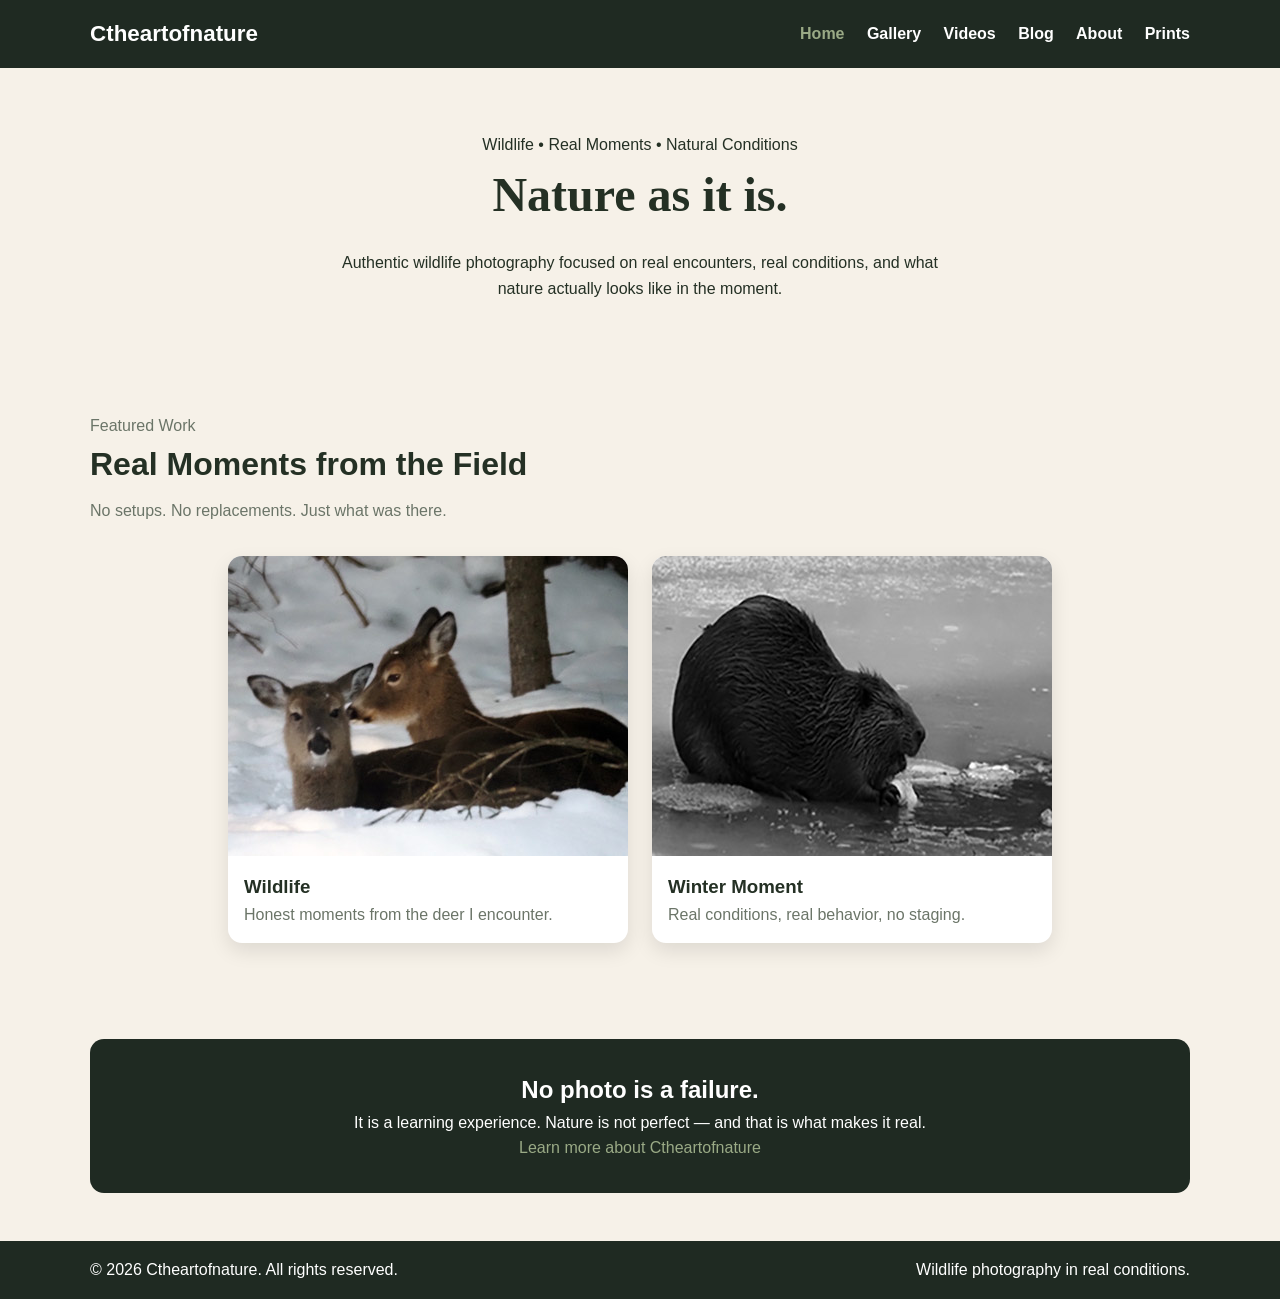
<file: index.html>
<!DOCTYPE html>
<html lang="en">
<head>
  <meta charset="UTF-8">
  <meta name="viewport" content="width=device-width, initial-scale=1.0">
  <title>Ctheartofnature | Home</title>
  <link rel="stylesheet" href="style.css">
</head>
<body>

<header class="site-header">
  <div class="container nav-container">
    <a href="index.html" class="logo">Ctheartofnature</a>

    <button class="menu-toggle" aria-label="Toggle navigation">
      <span></span>
      <span></span>
      <span></span>
    </button>

    <ul class="nav-menu">
      <li><a href="index.html" class="active">Home</a></li>
      <li><a href="gallery.html">Gallery</a></li>
      <li><a href="videos.html">Videos</a></li>
      <li><a href="blog.html">Blog</a></li>
      <li><a href="about.html">About</a></li>
      <li><a href="prints.html">Prints</a></li>
    </ul>
  </div>
</header>

<main>

  <!-- HERO (TEXT ONLY) -->
  <section class="hero">
    <div class="container">
      <div class="hero-text">
        <p class="eyebrow">Wildlife • Real Moments • Natural Conditions</p>
        <h1>Nature as it is.</h1>
        <p>
          Authentic wildlife photography focused on real encounters,
          real conditions, and what nature actually looks like in the moment.
        </p>
      </div>
    </div>
  </section>

  <!-- FEATURED -->
  <section class="featured-section">
    <div class="container">
      <div class="section-heading">
        <p class="eyebrow">Featured Work</p>
        <h2>Real Moments from the Field</h2>
        <p>No setups. No replacements. Just what was there.</p>
      </div>

      <div class="featured-grid">

        <article class="photo-card large">
          <img src="images/deer2.jpg" alt="Deer resting in snow">
          <div class="card-content">
            <h3>Wildlife</h3>
            <p>Honest moments from the deer I encounter.</p>
          </div>
        </article>

        <article class="photo-card">
          <img src="images/beaver.jpg" alt="Beaver sitting on ice near open water">
          <div class="card-content">
            <h3>Winter Moment</h3>
            <p>Real conditions, real behavior, no staging.</p>
          </div>
        </article>

      </div>
    </div>
  </section>

  <!-- MESSAGE -->
  <section class="message-section">
    <div class="container message-box">
      <h2>No photo is a failure.</h2>
      <p>
        It is a learning experience. Nature is not perfect — and that is what makes it real.
      </p>
      <a href="about.html" class="text-link">Learn more about Ctheartofnature</a>
    </div>
  </section>

</main>

<footer class="site-footer">
  <div class="container footer-layout">
    <p>&copy; 2026 Ctheartofnature. All rights reserved.</p>
    <p>Wildlife photography in real conditions.</p>
  </div>
</footer>

<script src="script.js"></script>
</body>
</html>
</file>
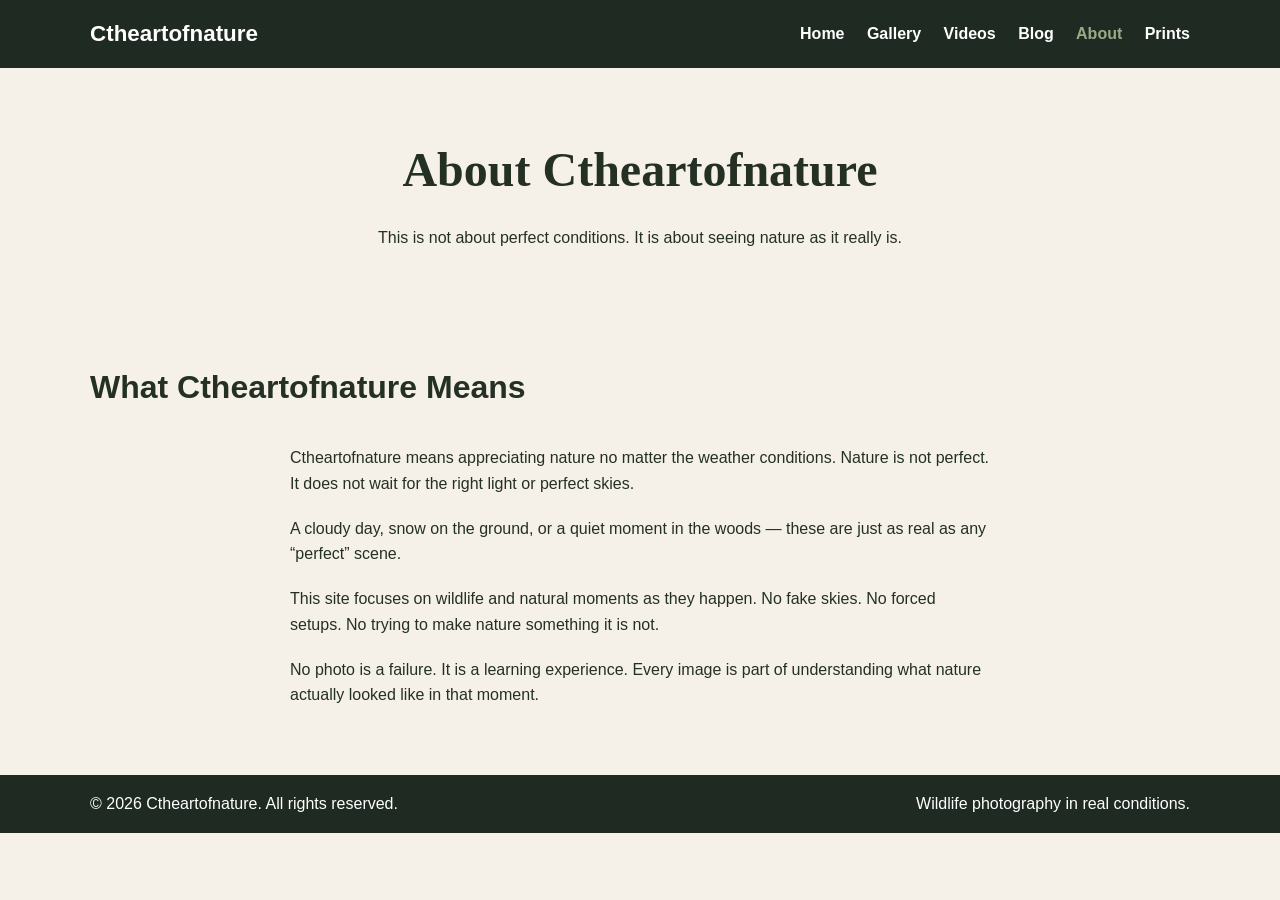
<file: about.html>
<!DOCTYPE html>
<html lang="en">
<head>
  <meta charset="UTF-8">
  <meta name="viewport" content="width=device-width, initial-scale=1.0">
  <title>Ctheartofnature | About</title>
  <link rel="stylesheet" href="style.css">
</head>
<body>

<header class="site-header">
  <div class="container nav-container">
    <a href="index.html" class="logo">Ctheartofnature</a>

    <button class="menu-toggle" aria-label="Toggle navigation">
      <span></span>
      <span></span>
      <span></span>
    </button>

    <ul class="nav-menu">
      <li><a href="index.html">Home</a></li>
      <li><a href="gallery.html">Gallery</a></li>
      <li><a href="videos.html">Videos</a></li>
      <li><a href="blog.html">Blog</a></li>
      <li><a href="about.html" class="active">About</a></li>
      <li><a href="prints.html">Prints</a></li>
    </ul>
  </div>
</header>

<main>

  <section class="hero">
    <div class="container">
      <h1>About Ctheartofnature</h1>
      <p>
        This is not about perfect conditions. It is about seeing nature as it really is.
      </p>
    </div>
  </section>

  <section class="featured-section">
    <div class="container">

      <div class="section-heading">
        <h2>What Ctheartofnature Means</h2>
      </div>

      <div class="about-content">

        <p>
          Ctheartofnature means appreciating nature no matter the weather conditions.
          Nature is not perfect. It does not wait for the right light or perfect skies.
        </p>

        <p>
          A cloudy day, snow on the ground, or a quiet moment in the woods —
          these are just as real as any “perfect” scene.
        </p>

        <p>
          This site focuses on wildlife and natural moments as they happen.
          No fake skies. No forced setups. No trying to make nature something it is not.
        </p>

        <p>
          No photo is a failure. It is a learning experience.
          Every image is part of understanding what nature actually looked like in that moment.
        </p>

      </div>

    </div>
  </section>

</main>

<footer class="site-footer">
  <div class="container footer-layout">
    <p>&copy; 2026 Ctheartofnature. All rights reserved.</p>
    <p>Wildlife photography in real conditions.</p>
  </div>
</footer>

<script src="script.js"></script>
</body>
</html>
</file>
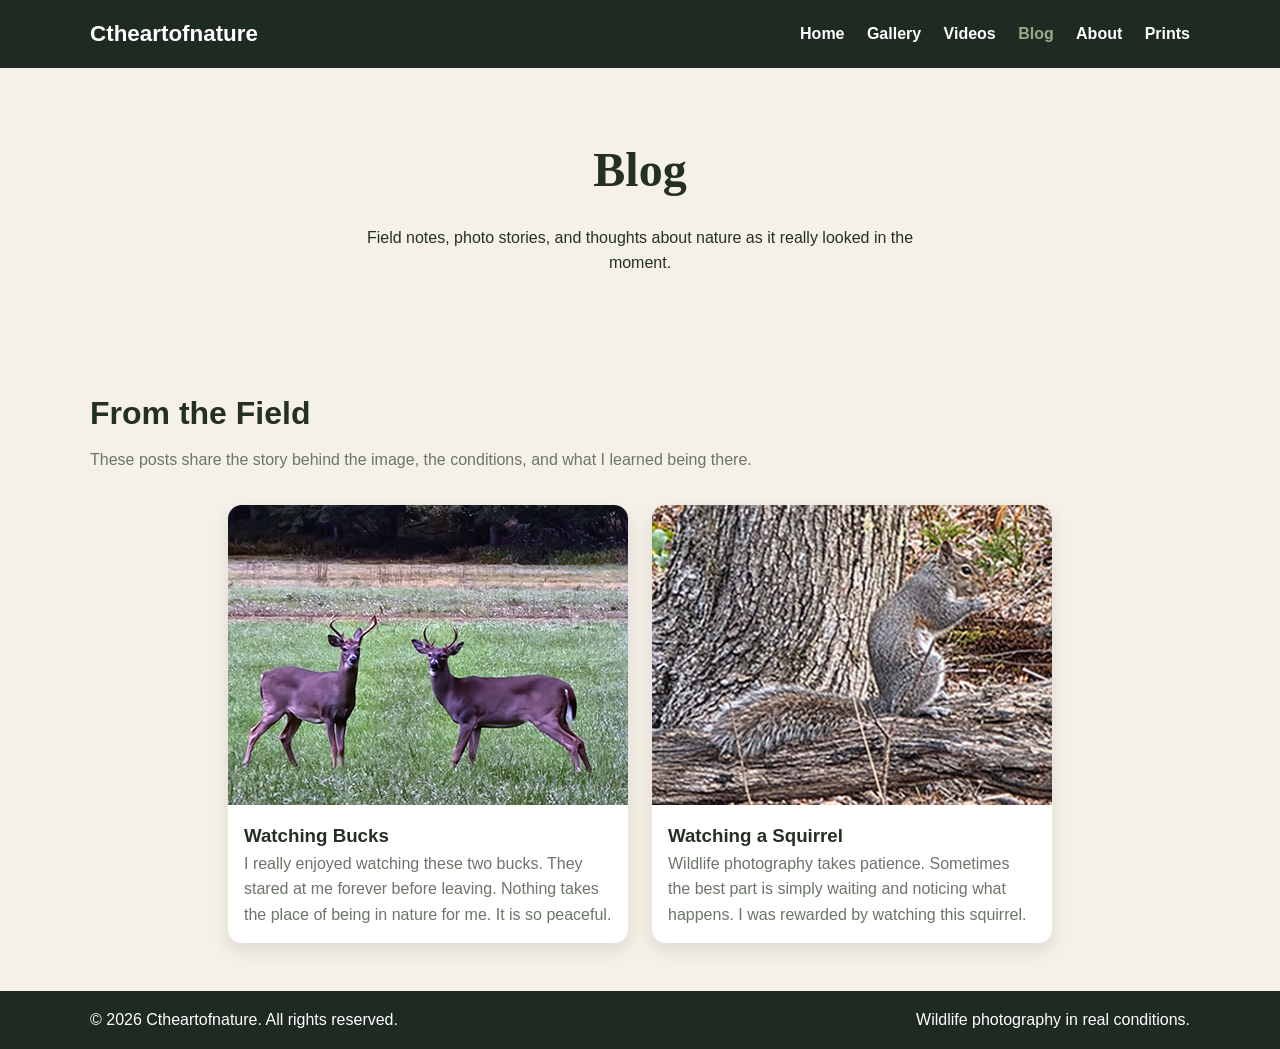
<file: blog.html>
<!DOCTYPE html>
<html lang="en">
<head>
  <meta charset="UTF-8">
  <meta name="viewport" content="width=device-width, initial-scale=1.0">
  <title>Ctheartofnature | Blog</title>
  <link rel="stylesheet" href="style.css">
</head>
<body>

<header class="site-header">
  <div class="container nav-container">
    <a href="index.html" class="logo">Ctheartofnature</a>

    <button class="menu-toggle" aria-label="Toggle navigation">
      <span></span>
      <span></span>
      <span></span>
    </button>

    <ul class="nav-menu">
      <li><a href="index.html">Home</a></li>
      <li><a href="gallery.html">Gallery</a></li>
      <li><a href="videos.html">Videos</a></li>
      <li><a href="blog.html" class="active">Blog</a></li>
      <li><a href="about.html">About</a></li>
      <li><a href="prints.html">Prints</a></li>
    </ul>
  </div>
</header>

<main>

  <section class="hero">
    <div class="container">
      <h1>Blog</h1>
      <p>
        Field notes, photo stories, and thoughts about nature as it really looked in the moment.
      </p>
    </div>
  </section>

  <section class="featured-section">
    <div class="container">

      <div class="section-heading">
        <h2>From the Field</h2>
        <p>
          These posts share the story behind the image, the conditions, and what I learned being there.
        </p>
      </div>

      <div class="gallery-page-grid">

        <article class="gallery-item">
          <img src="images/twobucks.jpg" alt="Two bucks in a field">
          <div class="card-content">
            <h3>Watching Bucks</h3>
            <p>
              I really enjoyed watching these two bucks. They stared at me forever before leaving. Nothing takes the place of being in nature for me. It is so peaceful.
            </p>
          </div>
        </article>

        <article class="gallery-item">
          <img src="images/squirrel.jpg" alt="Squirrel enjoying eating on fallen tree">
          <div class="card-content">
            <h3>Watching a Squirrel</h3>
            <p>
              Wildlife photography takes patience. Sometimes the best part is simply waiting and noticing what happens. I was rewarded by watching this squirrel.
            </p>
          </div>
        </article>

      </div>

    </div>
  </section>

</main>

<footer class="site-footer">
  <div class="container footer-layout">
    <p>&copy; 2026 Ctheartofnature. All rights reserved.</p>
    <p>Wildlife photography in real conditions.</p>
  </div>
</footer>

<script src="script.js"></script>
</body>
</html>
</file>
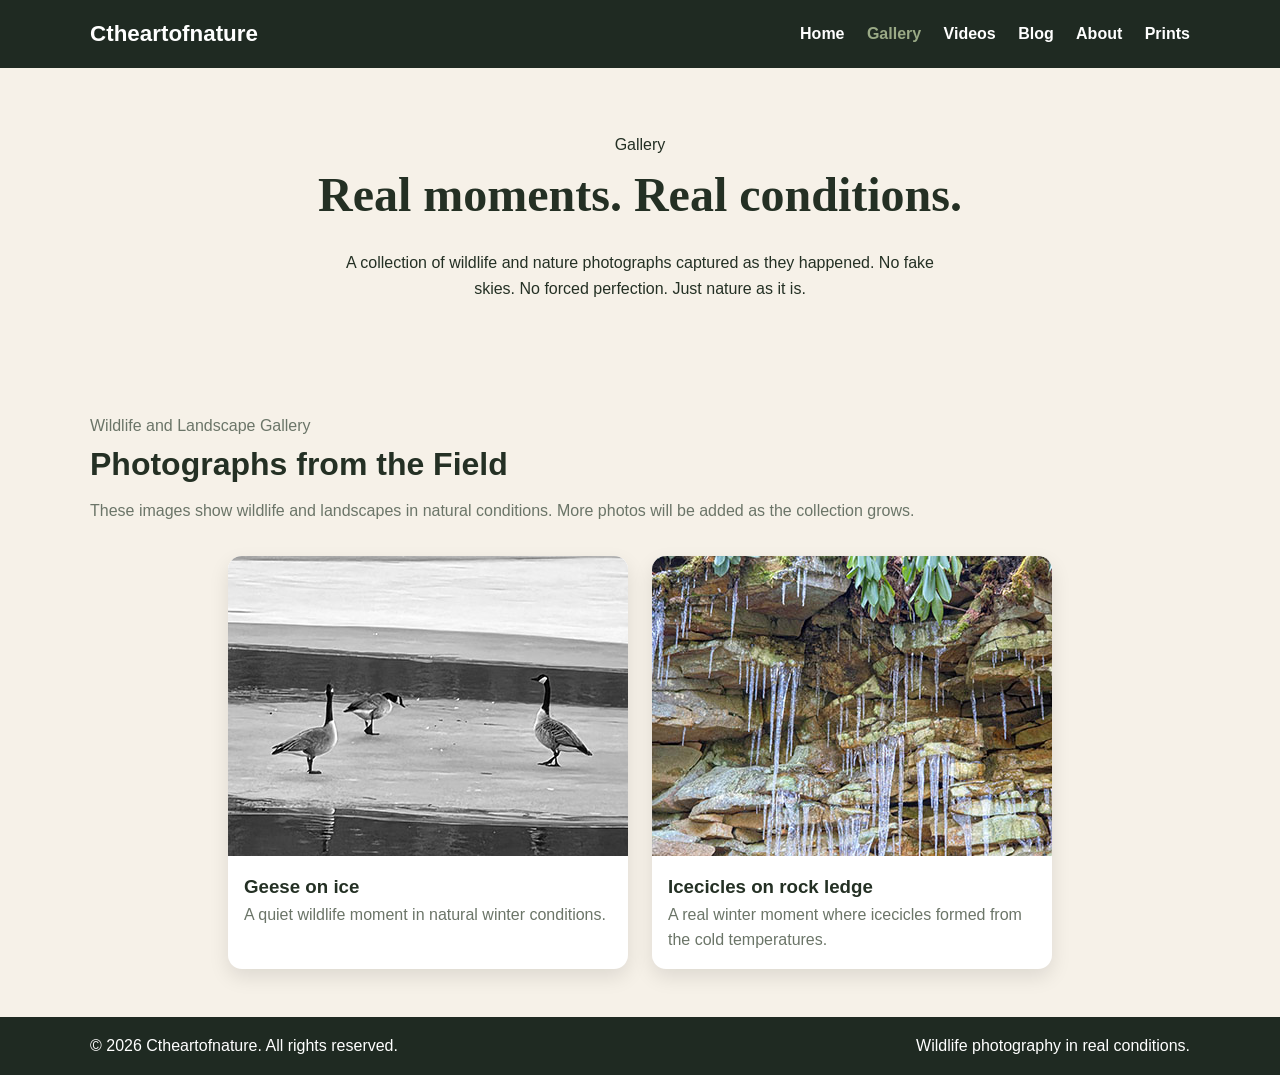
<file: gallery.html>
<!DOCTYPE html>
<html lang="en">
<head>
  <meta charset="UTF-8">
  <meta name="viewport" content="width=device-width, initial-scale=1.0">
  <title>Ctheartofnature | Gallery</title>
  <link rel="stylesheet" href="style.css">
</head>
<body>

<header class="site-header">
  <div class="container nav-container">
    <a href="index.html" class="logo">Ctheartofnature</a>

    <button class="menu-toggle" aria-label="Toggle navigation">
      <span></span>
      <span></span>
      <span></span>
    </button>

    <ul class="nav-menu">
      <li><a href="index.html">Home</a></li>
      <li><a href="gallery.html" class="active">Gallery</a></li>
      <li><a href="videos.html">Videos</a></li>
      <li><a href="blog.html">Blog</a></li>
      <li><a href="about.html">About</a></li>
      <li><a href="prints.html">Prints</a></li>
    </ul>
  </div>
</header>

<main>

  <section class="hero">
    <div class="container">
      <div class="hero-text">
        <p class="eyebrow">Gallery</p>
        <h1>Real moments. Real conditions.</h1>
        <p>
          A collection of wildlife and nature photographs captured as they happened.
          No fake skies. No forced perfection. Just nature as it is.
        </p>
      </div>
    </div>
  </section>

  <section class="featured-section">
    <div class="container">

      <div class="section-heading">
        <p class="eyebrow">Wildlife and Landscape Gallery</p>
        <h2>Photographs from the Field</h2>
        <p>
          These images show wildlife and landscapes in natural conditions. More photos will be added as the collection grows.
        </p>
      </div>

      <div class="gallery-page-grid">

        <article class="gallery-item">
          <a href="images/geeseonice.jpg" target="_blank">
            <img src="images/geeseonice.jpg" alt="Geese standing on ice in winter conditons">
          </a>
          <div class="card-content">
            <h3>Geese on ice</h3>
            <p>A quiet wildlife moment in natural winter conditions.</p>
          </div>
        </article>

        <article class="gallery-item">
          <a href="images/frozenledge.jpg" target="_blank">
            <img src="images/frozenledge.jpg" alt="Icecicles on rock ledge">
          </a>
          <div class="card-content">
            <h3>Icecicles on rock ledge</h3>
            <p>A real winter moment where icecicles formed from the cold temperatures.</p>
          </div>
        </article>

      </div>

    </div>
  </section>

</main>

<footer class="site-footer">
  <div class="container footer-layout">
    <p>&copy; 2026 Ctheartofnature. All rights reserved.</p>
    <p>Wildlife photography in real conditions.</p>
  </div>
</footer>

<script src="script.js"></script>
</body>
</html>
</file>
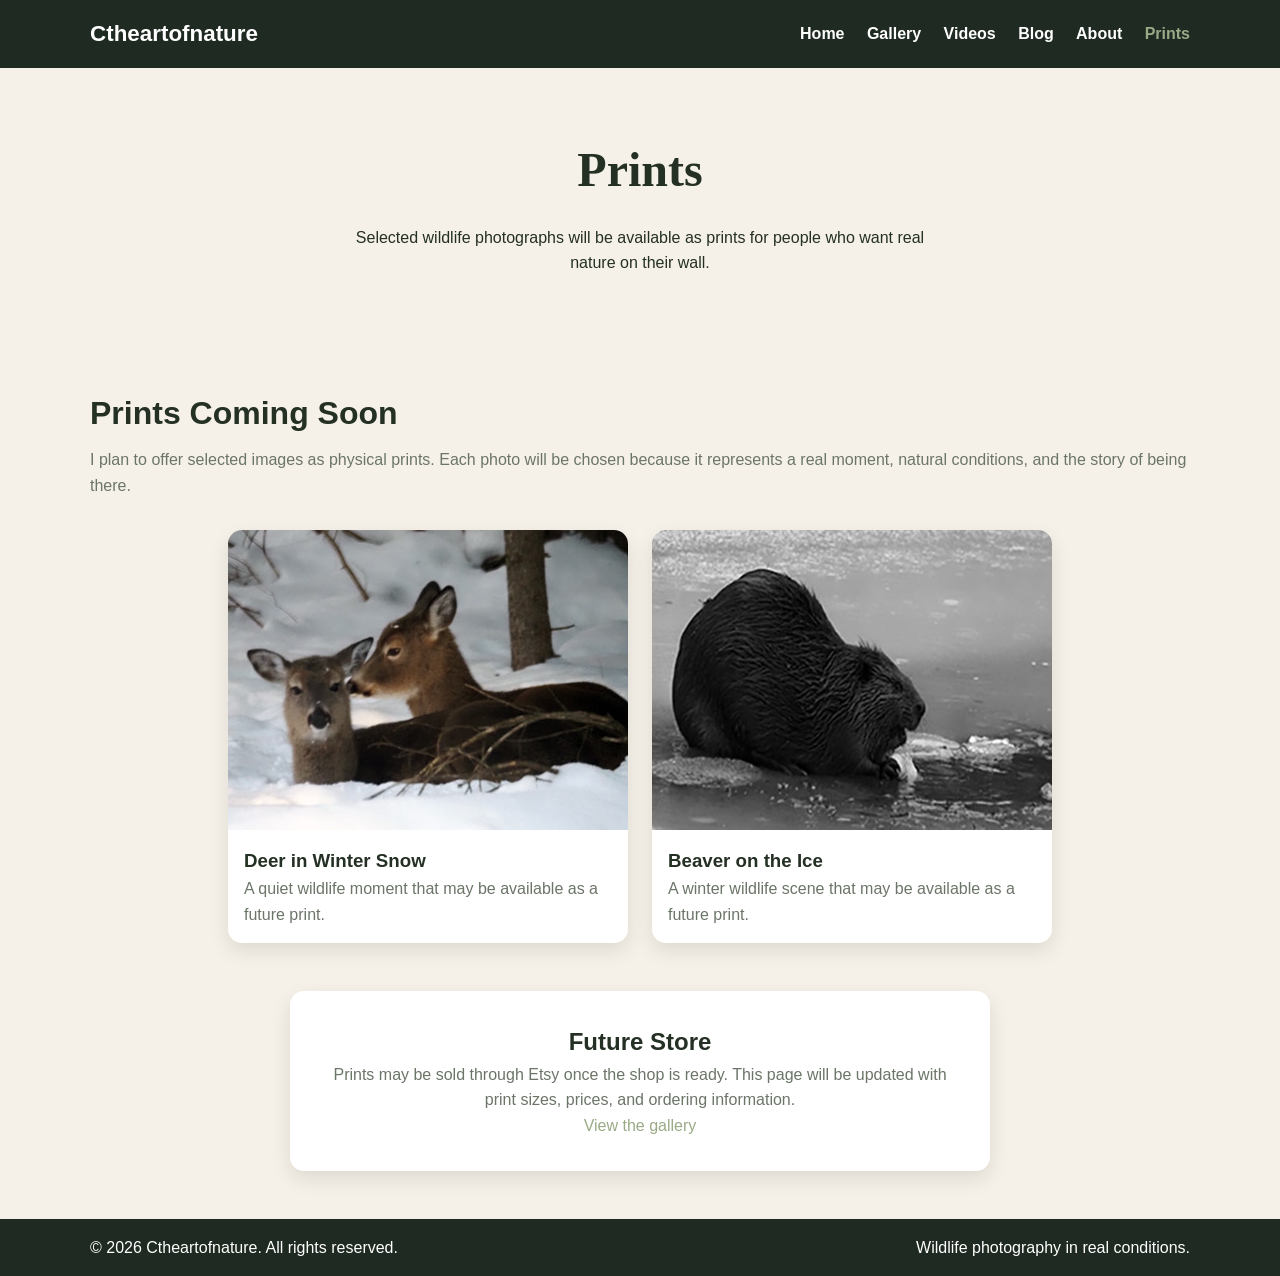
<file: prints.html>
<!DOCTYPE html>
<html lang="en">
<head>
  <meta charset="UTF-8">
  <meta name="viewport" content="width=device-width, initial-scale=1.0">
  <title>Ctheartofnature | Prints</title>
  <link rel="stylesheet" href="style.css">
</head>
<body>

<header class="site-header">
  <div class="container nav-container">
    <a href="index.html" class="logo">Ctheartofnature</a>

    <button class="menu-toggle" aria-label="Toggle navigation">
      <span></span>
      <span></span>
      <span></span>
    </button>

    <ul class="nav-menu">
      <li><a href="index.html">Home</a></li>
      <li><a href="gallery.html">Gallery</a></li>
      <li><a href="videos.html">Videos</a></li>
      <li><a href="blog.html">Blog</a></li>
      <li><a href="about.html">About</a></li>
      <li><a href="prints.html" class="active">Prints</a></li>
    </ul>
  </div>
</header>

<main>

  <section class="hero">
    <div class="container">
      <h1>Prints</h1>
      <p>
        Selected wildlife photographs will be available as prints for people who want real nature on their wall.
      </p>
    </div>
  </section>

  <section class="featured-section">
    <div class="container">

      <div class="section-heading">
        <h2>Prints Coming Soon</h2>
        <p>
          I plan to offer selected images as physical prints. Each photo will be chosen because it represents a real moment, natural conditions, and the story of being there.
        </p>
      </div>

      <div class="gallery-page-grid">

        <article class="gallery-item">
          <img src="images/deer2.jpg" alt="Two deer resting in winter snow">
          <div class="card-content">
            <h3>Deer in Winter Snow</h3>
            <p>
              A quiet wildlife moment that may be available as a future print.
            </p>
          </div>
        </article>

        <article class="gallery-item">
          <img src="images/beaver.jpg" alt="Beaver sitting on ice near open water">
          <div class="card-content">
            <h3>Beaver on the Ice</h3>
            <p>
              A winter wildlife scene that may be available as a future print.
            </p>
          </div>
        </article>

      </div>

      <div class="prints-note">
        <h2>Future Store</h2>
        <p>
          Prints may be sold through Etsy once the shop is ready. This page will be updated with print sizes, prices, and ordering information.
        </p>

        <a href="gallery.html" class="text-link">View the gallery</a>
      </div>

    </div>
  </section>

</main>

<footer class="site-footer">
  <div class="container footer-layout">
    <p>&copy; 2026 Ctheartofnature. All rights reserved.</p>
    <p>Wildlife photography in real conditions.</p>
  </div>
</footer>

<script src="script.js"></script>
</body>
</html>
</file>
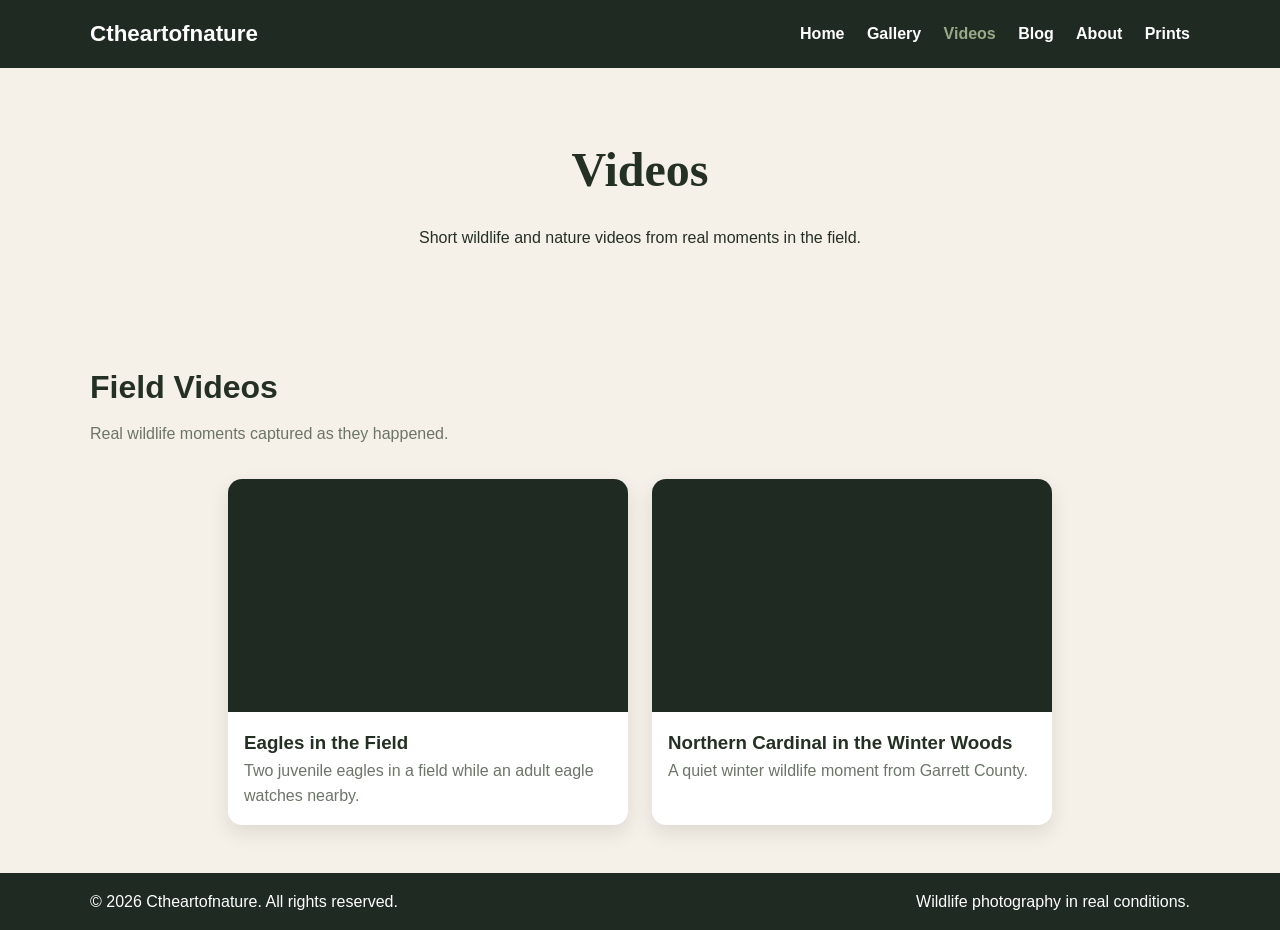
<file: videos.html>
<!DOCTYPE html>
<html lang="en">
<head>
  <meta charset="UTF-8">
  <meta name="viewport" content="width=device-width, initial-scale=1.0">
  <title>Ctheartofnature | Videos</title>
  <link rel="stylesheet" href="style.css">
</head>
<body>

<header class="site-header">
  <div class="container nav-container">
    <a href="index.html" class="logo">Ctheartofnature</a>

    <button class="menu-toggle" aria-label="Toggle navigation">
      <span></span>
      <span></span>
      <span></span>
    </button>

    <ul class="nav-menu">
      <li><a href="index.html">Home</a></li>
      <li><a href="gallery.html">Gallery</a></li>
      <li><a href="videos.html" class="active">Videos</a></li>
      <li><a href="blog.html">Blog</a></li>
      <li><a href="about.html">About</a></li>
      <li><a href="prints.html">Prints</a></li>
    </ul>
  </div>
</header>

<main>

  <section class="hero">
    <div class="container">
      <h1>Videos</h1>
      <p>
        Short wildlife and nature videos from real moments in the field.
      </p>
    </div>
  </section>

  <section class="featured-section">
    <div class="container">

      <div class="section-heading">
        <h2>Field Videos</h2>
        <p>
          Real wildlife moments captured as they happened.
        </p>
      </div>

      <div class="video-grid">

        <article class="video-card">
          <div class="video-wrapper video-click" data-video="rimZSxQ3_FA">
            <iframe src="https://www.youtube.com/embed/rimZSxQ3_FA?si=6we3IsfiikHC1xPA" title="Two juvenile eagles and adult eagle in a field" frameborder="0" allow="accelerometer; autoplay; clipboard-write; encrypted-media; gyroscope; picture-in-picture; web-share" referrerpolicy="strict-origin-when-cross-origin" allowfullscreen></iframe>
          </div>

          <div class="card-content">
            <h3>Eagles in the Field</h3>
            <p>
              Two juvenile eagles in a field while an adult eagle watches nearby.
            </p>
          </div>
        </article>

        <article class="video-card">
          <div class="video-wrapper video-click" data-video="vhT-JPNt6pM">
            <iframe
              src="https://www.youtube.com/embed/vhT-JPNt6pM"
              title="Northern Cardinal in the Winter Woods | Garrett County Wildlife"
              frameborder="0"
              allow="accelerometer; autoplay; clipboard-write; encrypted-media; gyroscope; picture-in-picture; web-share"
              referrerpolicy="strict-origin-when-cross-origin"
              allowfullscreen>
            </iframe>
          </div>

          <div class="card-content">
            <h3>Northern Cardinal in the Winter Woods</h3>
            <p>
              A quiet winter wildlife moment from Garrett County.
            </p>
          </div>
        </article>

      </div>

    </div>
  </section>

</main>

<div id="video-lightbox" class="lightbox">
  <div class="lightbox-content">
    <button class="close" aria-label="Close video">&times;</button>
    <iframe
      id="lightbox-video"
      src=""
      title="Expanded video player"
      frameborder="0"
      allow="accelerometer; autoplay; clipboard-write; encrypted-media; gyroscope; picture-in-picture; web-share"
      allowfullscreen>
    </iframe>
  </div>
</div>

<footer class="site-footer">
  <div class="container footer-layout">
    <p>&copy; 2026 Ctheartofnature. All rights reserved.</p>
    <p>Wildlife photography in real conditions.</p>
  </div>
</footer>

<script src="script.js"></script>
</body>
</html>
</file>
<file: style.css>
* {
  margin: 0;
  padding: 0;
  box-sizing: border-box;
}

body {
  font-family: "Trebuchet MS", Arial, sans-serif;
  background: #f6f1e8;
  color: #243024;
  line-height: 1.6;
}

img {
  display: block;
}

.container {
  width: min(1100px, 92%);
  margin: 0 auto;
}

/* HEADER */

.site-header {
  background: #1f2a22;
  position: sticky;
  top: 0;
  z-index: 1000;
}

.nav-container {
  display: flex;
  justify-content: space-between;
  align-items: center;
  padding: 1rem 0;
}

.logo {
  color: white;
  text-decoration: none;
  font-weight: bold;
  font-size: 1.4rem;
}

.nav-menu {
  display: flex;
  gap: 1.4rem;
  list-style: none;
}

.nav-menu a {
  color: white;
  text-decoration: none;
  font-weight: bold;
}

.nav-menu a:hover,
.nav-menu a.active {
  color: #9aaa86;
}

/* MOBILE MENU */

.menu-toggle {
  display: none;
  border: none;
  background: none;
  cursor: pointer;
}

.menu-toggle span {
  display: block;
  width: 25px;
  height: 3px;
  background: white;
  margin: 5px 0;
}

/* HERO */

.hero {
  padding: 4rem 0;
  text-align: center;
}

.hero h1 {
  font-family: Georgia, serif;
  font-size: 3rem;
  margin-bottom: 1rem;
}

.hero p {
  max-width: 600px;
  margin: 0 auto;
}

/* SECTION HEADINGS */

.section-heading {
  margin-bottom: 2rem;
}

.section-heading h2 {
  font-size: 2rem;
  margin-bottom: 0.5rem;
}

.section-heading p {
  color: #6b7568;
}

/* MAIN SECTION */

.featured-section {
  padding: 3rem 0;
}

/* HOME FEATURED CARDS */

.featured-grid {
  display: flex;
  gap: 1.5rem;
  flex-wrap: wrap;
  justify-content: center;
}

.photo-card {
  width: 400px;
  background: white;
  border-radius: 14px;
  overflow: hidden;
  box-shadow: 0 8px 20px rgba(0,0,0,0.1);
}

.photo-card img {
  width: 400px;
  height: 300px;
  object-fit: contain;
  background: white;
}

/* GALLERY / BLOG / PRINTS */

.gallery-page-grid {
  display: flex;
  gap: 1.5rem;
  flex-wrap: wrap;
  justify-content: center;
}

.gallery-item {
  width: 400px;
  background: white;
  border-radius: 14px;
  overflow: hidden;
  box-shadow: 0 8px 20px rgba(0,0,0,0.1);
}

.gallery-item img {
  width: 400px;
  height: 300px;
  object-fit: contain;
  background: white;
}

/* VIDEOS */

.video-grid {
  display: flex;
  gap: 1.5rem;
  flex-wrap: wrap;
  justify-content: center;
}

.video-card {
  width: 400px;
  background: white;
  border-radius: 14px;
  overflow: hidden;
  box-shadow: 0 8px 20px rgba(0,0,0,0.1);
}

.video-wrapper {
  position: relative;
  width: 100%;
  aspect-ratio: 16 / 9;
  background: #1f2a22;
  cursor: pointer;
}

.video-wrapper iframe {
  width: 100%;
  height: 100%;
  border: 0;
  pointer-events: none;
}

.card-content {
  padding: 1rem;
}

.card-content p {
  color: #6b7568;
}

/* PRINTS */

.prints-note {
  max-width: 700px;
  margin: 3rem auto 0;
  background: white;
  padding: 2rem;
  border-radius: 14px;
  text-align: center;
  box-shadow: 0 8px 20px rgba(0,0,0,0.1);
}

.prints-note p {
  color: #6b7568;
}

/* ABOUT */

.about-content {
  max-width: 700px;
  margin: 0 auto;
}

.about-content p {
  margin-bottom: 1.2rem;
}

/* MESSAGE */

.message-section {
  padding: 3rem 0;
}

.message-box {
  background: #1f2a22;
  color: white;
  padding: 2rem;
  border-radius: 14px;
  text-align: center;
}

.text-link {
  color: #9aaa86;
  text-decoration: none;
}

/* LIGHTBOX VIDEO */

.lightbox {
  display: none;
  position: fixed;
  z-index: 2000;
  left: 0;
  top: 0;
  width: 100%;
  height: 100%;
  background: rgba(0,0,0,0.9);
  justify-content: center;
  align-items: center;
  padding: 1rem;
}

.lightbox-content {
  width: min(900px, 95%);
  position: relative;
}

.lightbox iframe {
  width: 100%;
  aspect-ratio: 16 / 9;
  border: none;
  background: black;
}

.close {
  position: absolute;
  top: -45px;
  right: 0;
  color: white;
  background: none;
  border: none;
  font-size: 2.3rem;
  cursor: pointer;
}

/* FOOTER */

.site-footer {
  background: #1f2a22;
  color: white;
  padding: 1rem 0;
}

.footer-layout {
  display: flex;
  justify-content: space-between;
}

/* MOBILE */

@media (max-width: 800px) {

  .menu-toggle {
    display: block;
  }

  .nav-menu {
    display: none;
    flex-direction: column;
    background: #1f2a22;
    position: absolute;
    top: 70px;
    left: 0;
    right: 0;
    padding: 1rem;
  }

  .nav-menu.show {
    display: flex;
  }

  .featured-grid,
  .gallery-page-grid,
  .video-grid {
    flex-direction: column;
    align-items: center;
  }

  .photo-card,
  .gallery-item,
  .video-card {
    width: 100%;
  }

  .photo-card img,
  .gallery-item img {
    width: 100%;
    height: auto;
  }

  .footer-layout {
    flex-direction: column;
    text-align: center;
  }
}
</file>
